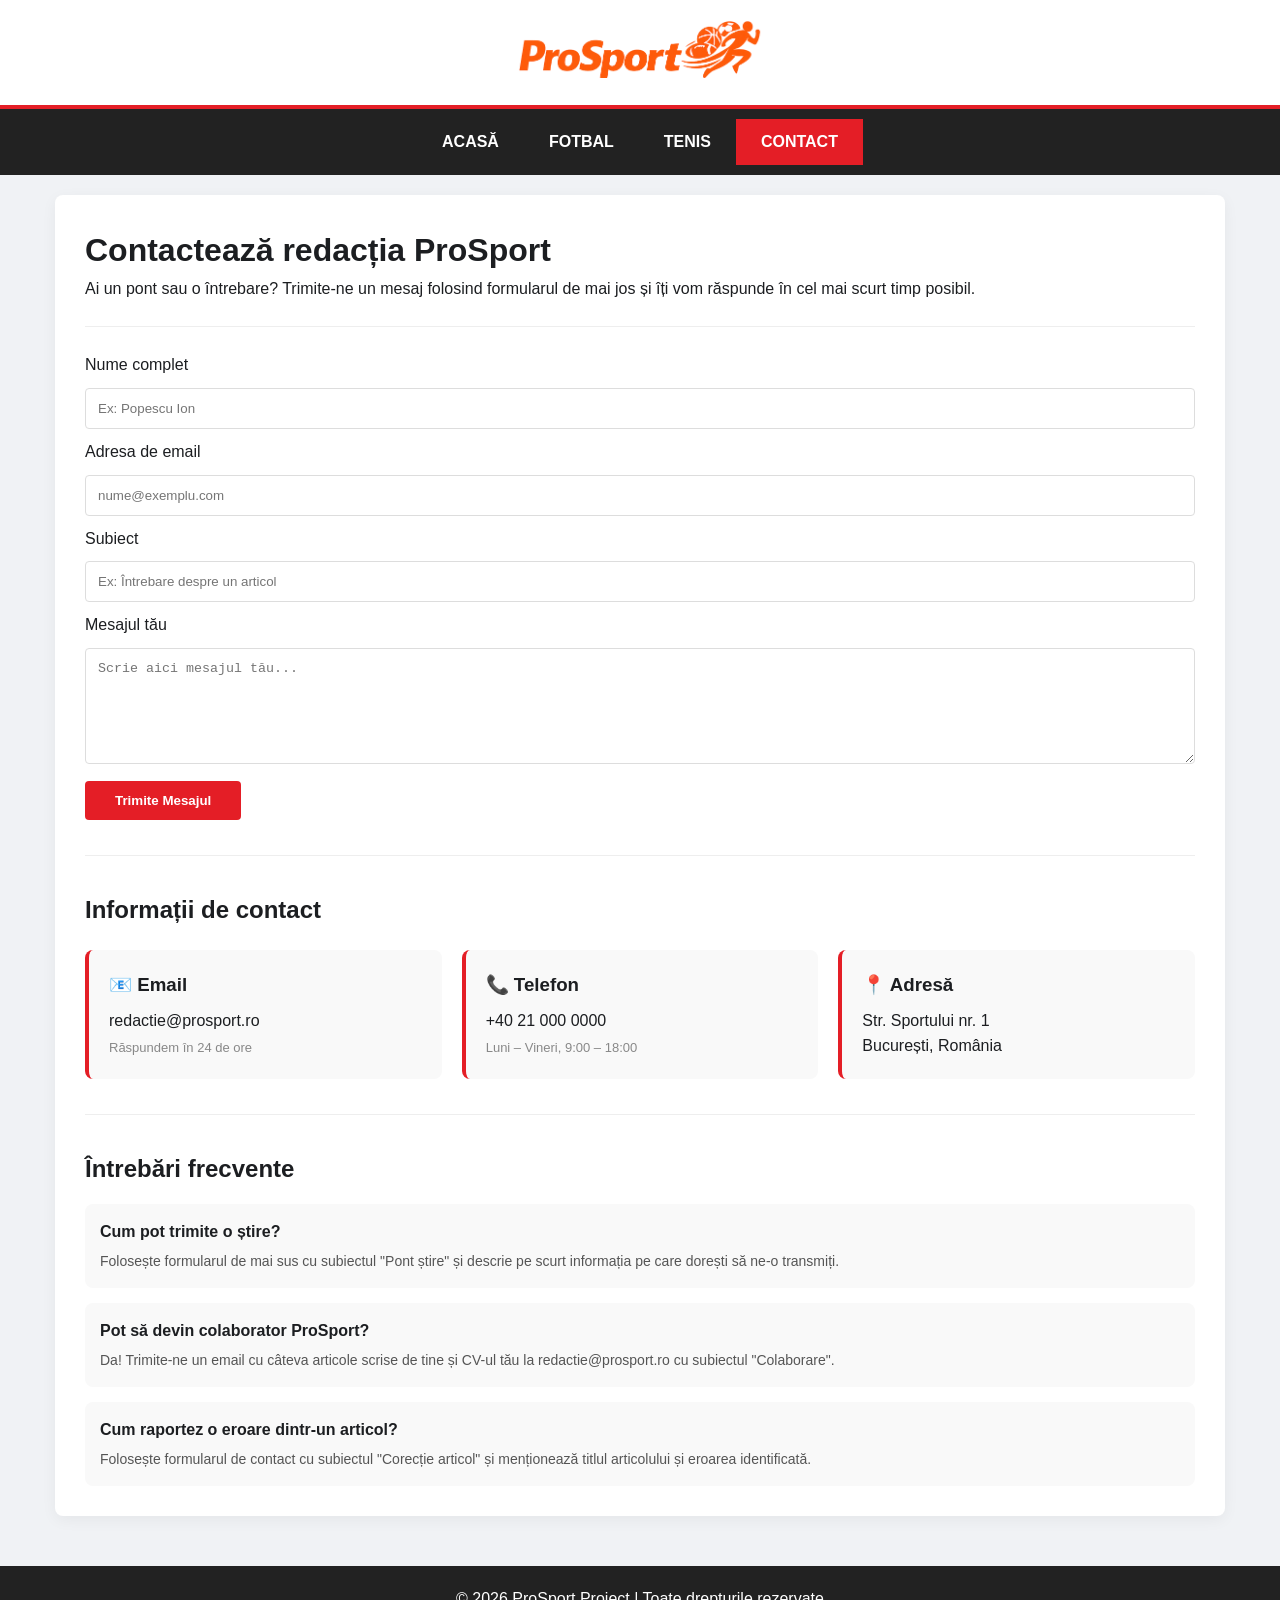
<file: Html 3/Html/contact.html>
<!DOCTYPE html>
<html lang="ro">
<head>
    <meta charset="UTF-8">
    <title>ProSport - Contact</title>
    <link rel="stylesheet" href="style.css">
</head>
<body>

<header>
    <img src="../poze/ProSport.png" alt="Logo ProSport">
</header>

<nav>
    <a href="index.html">ACASĂ</a>
    <a href="fotbal.html">FOTBAL</a>
    <a href="tenis.html">TENIS</a>
    <a href="contact.html">CONTACT</a>
</nav>

<div class="wrapper">
    <main>
        <h1>Contactează redacția ProSport</h1>
        <p>Ai un pont sau o întrebare? Trimite-ne un mesaj folosind formularul de mai jos și îți vom răspunde în cel mai scurt timp posibil.</p>

        <hr style="margin: 25px 0; border: 0; border-top: 1px solid #eee;">

        <form class="contact-form">
            <label>Nume complet</label>
            <input type="text" placeholder="Ex: Popescu Ion">

            <label>Adresa de email</label>
            <input type="email" placeholder="nume@exemplu.com">

            <label>Subiect</label>
            <input type="text" placeholder="Ex: Întrebare despre un articol">

            <label>Mesajul tău</label>
            <textarea rows="6" placeholder="Scrie aici mesajul tău..."></textarea>

            <button type="submit" class="btn-trimite">Trimite Mesajul</button>
        </form>

        <hr style="margin: 35px 0; border: 0; border-top: 1px solid #eee;">

        <h2>Informații de contact</h2>
        <div style="display:flex; gap:20px; flex-wrap:wrap; margin-top:20px;">
            <div style="flex:1; min-width:200px; background:#f9f9f9; padding:20px; border-radius:8px; border-left:4px solid #e41e26;">
                <h3 style="margin-bottom:8px;">📧 Email</h3>
                <p>redactie@prosport.ro</p>
                <p style="font-size:13px; color:#888; margin-top:5px;">Răspundem în 24 de ore</p>
            </div>
            <div style="flex:1; min-width:200px; background:#f9f9f9; padding:20px; border-radius:8px; border-left:4px solid #e41e26;">
                <h3 style="margin-bottom:8px;">📞 Telefon</h3>
                <p>+40 21 000 0000</p>
                <p style="font-size:13px; color:#888; margin-top:5px;">Luni – Vineri, 9:00 – 18:00</p>
            </div>
            <div style="flex:1; min-width:200px; background:#f9f9f9; padding:20px; border-radius:8px; border-left:4px solid #e41e26;">
                <h3 style="margin-bottom:8px;">📍 Adresă</h3>
                <p>Str. Sportului nr. 1</p>
                <p>București, România</p>
            </div>
        </div>

        <hr style="margin: 35px 0; border: 0; border-top: 1px solid #eee;">

        <h2>Întrebări frecvente</h2>
        <div style="margin-top:15px;">
            <div style="margin-bottom:15px; padding:15px; background:#f9f9f9; border-radius:8px;">
                <h3 style="margin-bottom:6px; font-size:16px;">Cum pot trimite o știre?</h3>
                <p style="font-size:14px; color:#555;">Folosește formularul de mai sus cu subiectul "Pont știre" și descrie pe scurt informația pe care dorești să ne-o transmiți.</p>
            </div>
            <div style="margin-bottom:15px; padding:15px; background:#f9f9f9; border-radius:8px;">
                <h3 style="margin-bottom:6px; font-size:16px;">Pot să devin colaborator ProSport?</h3>
                <p style="font-size:14px; color:#555;">Da! Trimite-ne un email cu câteva articole scrise de tine și CV-ul tău la redactie@prosport.ro cu subiectul "Colaborare".</p>
            </div>
            <div style="padding:15px; background:#f9f9f9; border-radius:8px;">
                <h3 style="margin-bottom:6px; font-size:16px;">Cum raportez o eroare dintr-un articol?</h3>
                <p style="font-size:14px; color:#555;">Folosește formularul de contact cu subiectul "Corecție articol" și menționează titlul articolului și eroarea identificată.</p>
            </div>
        </div>
    </main>
</div>

<footer>
    <p>&copy; 2026 ProSport Proiect | Toate drepturile rezervate</p>
</footer>

<script src="script.js"></script>
</body>
</html>
</file>
<file: Html 3/Html/style.css>
* {
    margin: 0;
    padding: 0;
    box-sizing: border-box;
}

body {
    font-family: 'Arial', sans-serif;
    background-color: #f0f2f5;
    color: #1c1e21;
    line-height: 1.6;
}

header {
    background-color: #ffffff;
    padding: 20px 0;
    text-align: center;
    border-bottom: 4px solid #e41e26; 
}

header img {
    max-width: 250px;
    height: auto;
}

nav {
    background-color: #222;
    display: flex;
    justify-content: center;
    padding: 10px 0;
    position: sticky;
    top: 0;
    z-index: 1000;
}

nav a {
    color: white;
    text-decoration: none;
    padding: 10px 25px;
    font-weight: bold;
    text-transform: uppercase;
    transition: 0.3s;
}

nav a:hover {
    background-color: #e41e26;
    color: #fff;
}

.wrapper {
    max-width: 1200px;
    margin: 20px auto;
    display: flex;
    gap: 20px;
    padding: 0 15px;
}

main {
    flex: 2;
    background: white;
    padding: 30px;
    border-radius: 8px;
    box-shadow: 0 4px 15px rgba(0,0,0,0.05);
}

aside {
    flex: 1;
    background: white;
    padding: 20px;
    border-radius: 8px;
    text-align: center;
    box-shadow: 0 4px 15px rgba(0,0,0,0.05);
}

aside img {
    width: 100%;
    border-radius: 5px;
    margin: 15px 0;
    transition: transform 0.3s;
}

aside img:hover {
    transform: scale(1.03);
}

.contact-form input, .contact-form textarea {
    width: 100%;
    padding: 12px;
    margin: 10px 0;
    border: 1px solid #ddd;
    border-radius: 4px;
}

.btn-trimite {
    background: #e41e26;
    color: white;
    border: none;
    padding: 12px 30px;
    cursor: pointer;
    font-weight: bold;
    border-radius: 4px;
}

footer {
    background: #222;
    color: white;
    text-align: center;
    padding: 20px 0;
    margin-top: 50px;
}


@media (max-width: 768px) {
    .wrapper {
        flex-direction: column;
    }
}
</file>
